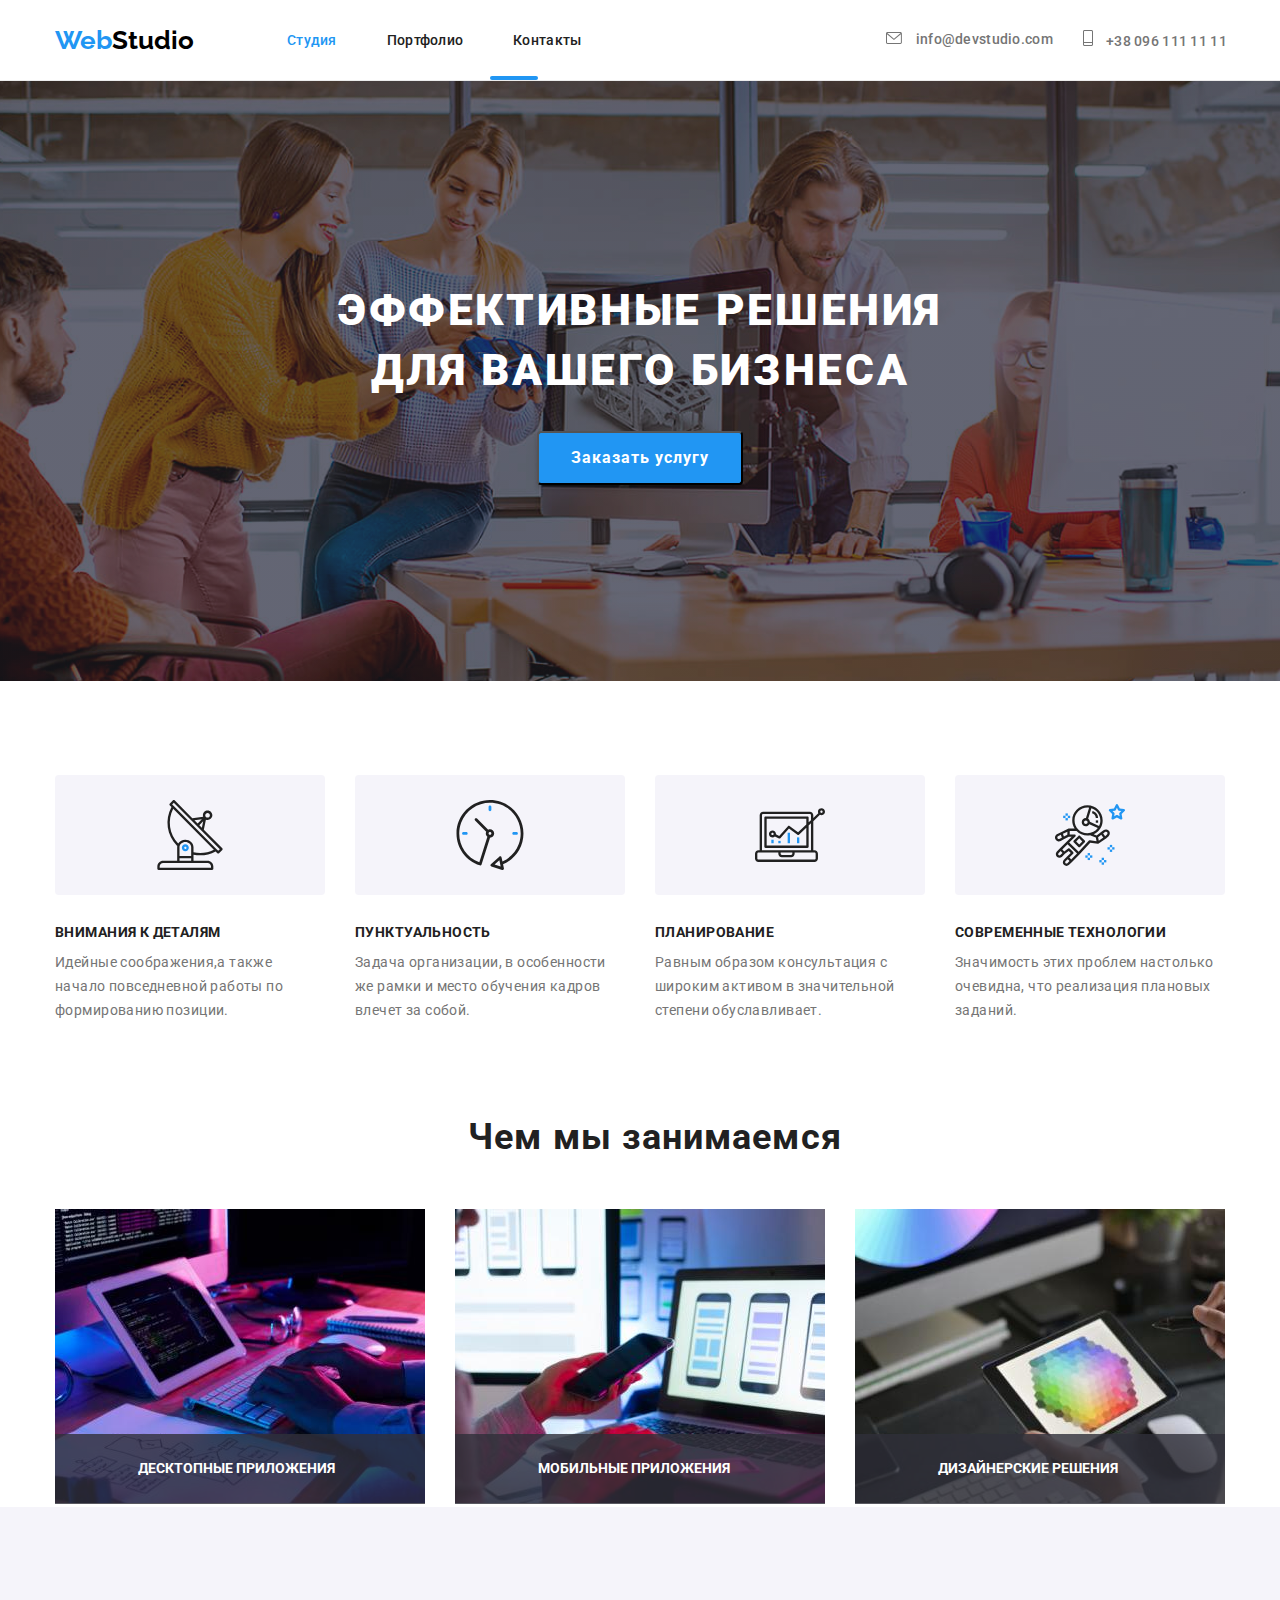
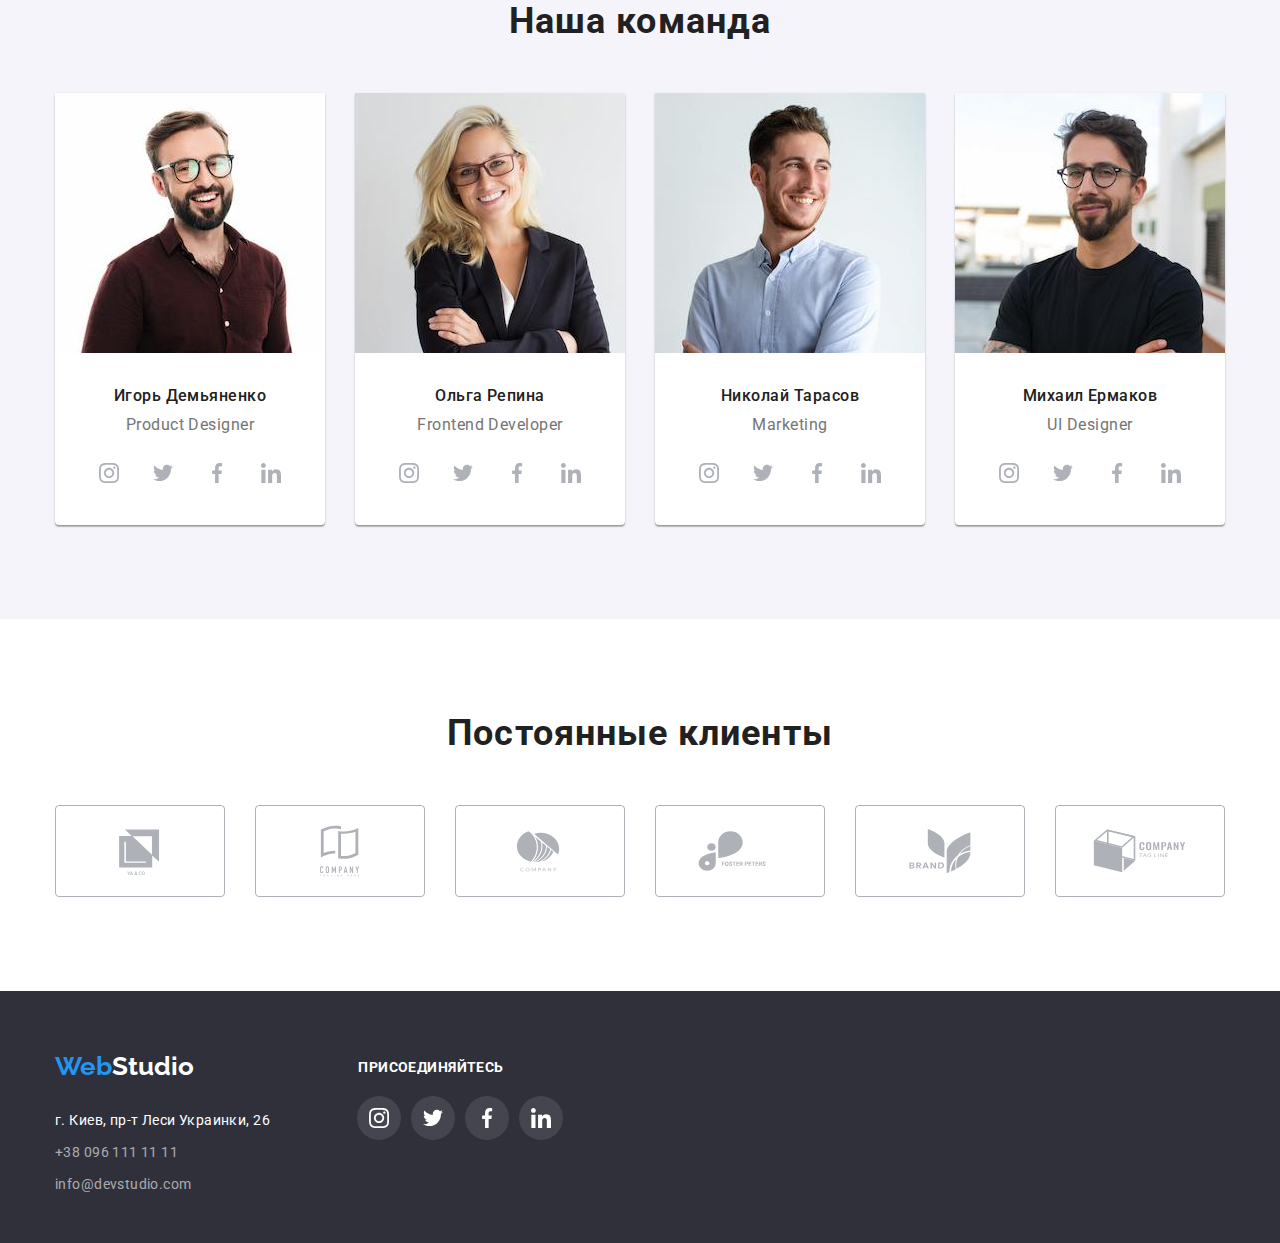
<file: index.html>
<!DOCTYPE html>
<html lang="ru">
<head>
    <link rel="stylesheet" href="https://cdnjs.cloudflare.com/ajax/libs/modern-normalize/1.1.0/modern-normalize.min.css" integrity="sha512-wpPYUAdjBVSE4KJnH1VR1HeZfpl1ub8YT/NKx4PuQ5NmX2tKuGu6U/JRp5y+Y8XG2tV+wKQpNHVUX03MfMFn9Q==" crossorigin="anonymous" referrerpolicy="no-referrer" />
    <meta charset="UTF-8">
    <meta http-equiv="X-UA-Compatible" content="IE=edge">
    <meta name="viewport" content="width=device-width, initial-scale=1.0">
    <title>WebStudio</title>
    <link rel="preconnect" href="https://fonts.googleapis.com">
    <link rel="preconnect" href="https://fonts.gstatic.com" crossorigin>
    <link href="https://fonts.googleapis.com/css2?family=Raleway:wght@700&family=Roboto:wght@400;500;700;900&display=swap" rel="stylesheet">
    <link rel="stylesheet" href="https://cdnjs.cloudflare.com/ajax/libs/modern-normalize/1.1.0/modern-normalize.min.css">
    <link rel="stylesheet" href="./css/style.css">
</head>
<body>
                                    <!--Козирек-->
    <header class="header-style">
        <nav class="container-nav">
            <a href="index.html" class="logo">
            <span class="web">Web</span><span class="studio">Studio</span></a>
                <ul class="style-link list">
                    <li class="style-link-col list"><a href="index.html" class="style-link-c curent list">Студия</a></li>
                    <li class="style-link-col list"><a href="portfolio.html" class="style-link list">Портфолио</a></li>
                    <li class="style-link-col list"><a href="" class="style-link list">Контакты</a></li>
                </ul>
                <ul class="style-kontakt list">
                    <li class="style-kontakts-e">   
                        <a href="mailto:info@devstudio.com"class="style-kontakts list">
                        <svg class="social-icon-header" 
                        width="16" 
                        height="12">
                        <use href="./images/sprite.svg#icon-iconmeil"></use>
                        </svg>
                        info@devstudio.com</a></li>
                </ul>
                <ul class="style-kontakt list">
                    <li class="style-kontakts-t">
                        <a href="tel:+380961111111" class="style-kontakts list">
                            <svg class="social-icon-header" 
                            width="10" 
                            height="16">
                            <use href="./images/sprite.svg#icon-icontel"></use>
                            </svg> 
                        +38 096 111 11 11</a></li>
                </ul>
            </nav>
</header>
<main>
                                    <!--Шапка-->
<section class="zakaz-style">
            <h1 class="text-zakaz">ЭФФЕКТИВНЫЕ РЕШЕНИЯ<br>ДЛЯ ВАШЕГО БИЗНЕСА</h1>
            <button type="button" class="buttons-zakaz" data-modal-open>Заказать услугу</button>
</section>
                                    <!--Особености-->
<section class="osob-pozition">
        <div class="container">
        <ul class="conteiner-style list">
            <li class="conteiner-style-t icon-antena">
                <h3 class="style-detail">ВНИМАНИЯ К ДЕТАЛЯМ</h3>
                <p class="style-detail-info">Идейные соображения,а также<br>начало повседневной работы по<br>формированию позиции.</p>
            </li>
            <li class="conteiner-style-t icon-clock">
                <h3 class="style-detail">ПУНКТУАЛЬНОСТЬ</h3>
                <p class="style-detail-info">Задача организации, в особенности<br>же рамки и место обучения кадров<br>влечет за собой.</p>
            </li>
            <li class="conteiner-style-t icon-diagram">
                <h3 class="style-detail">ПЛАНИРОВАНИЕ</h3>
                <p class="style-detail-info">Равным образом консультация с<br>широким активом в значительной<br>степени обуславливает.</p>
            </li>
            <li class="conteiner-style-t icon-astronaut">
                <h3 class="style-detail">СОВРЕМЕННЫЕ ТЕХНОЛОГИИ</h3>
                <p class="style-detail-info">Значимость этих проблем настолько<br>очевидна, что реализация плановых<br>заданий.</p>
            </li>
        </ul>
    </div>
</section>
                                    <!--Чем мы занимаемся-->
<section class="container-work">
            <h2 class="style-work">Чем мы занимаемся</h2>
                <ul class="conteiner-style list">
            <li class="work-team">
                <img class="foto-style" src="./images/box-1.jpg"
                alt="Печатаем"
                width="370"
                height="294"
                />
                <p class="work-text">Десктопные приложения</p>
            </li>
            <li class="work-team">
                <img class="foto-style" src="./images/box-2.jpg"
                alt="Звоним"
                width="370"
                height="294"
                />
                <p class="work-text">Мобильные приложения</p>
            </li>
            <li class="work-team">
                <img class="foto-style" src="./images/box-3.jpg"
                alt="Рисуем"
                width="370"
                height="294"
                />
                <p class="work-text">Дизайнерские решения</p>
            </li>
        </ul>
</section>
                                    <!--Наша команда-->
<section class="style-team">
    <div class="container">
        <h2 class="style-team-text">Наша команда</h2>
            <ul class="style-comand list">
                <li class="back-col">
                    <img class="foto-komand" src="./images/Designer.jpg"
                    alt="Designer"
                    width="270"
                    height="260"/>
                    <h3 class="style-people">Игорь Демьяненко</h3>
                    <p class="profesion-style">Product Designer</p>
                    <ul class="master-social list social-list">
                        <li class="social-item">
                            <a href="" class="social-link">
                                <svg class="social-icon" 
                                        width="20" 
                                        height="20">
                                    <use href="./images/sprite.svg#icon-instagram"></use>
                                </svg>    
                            </a>
                        </li>
                        <li class="social-item">
                            <a href="" class="social-link">
                                <svg class="social-icon" 
                                        width="20"
                                        height="20">
                                    <use href="./images/sprite.svg#icon-twitter"></use>
                                </svg>    
                            </a>
                        </li>
                        <li class="social-item">
                            <a href="" class="social-link">
                                <svg class="social-icon" 
                                        width="20" 
                                        height="20">
                                    <use href="./images/sprite.svg#icon-facebook"></use>
                                </svg>    
                            </a>
                        </li>
                        <li class="social-item">
                            <a href="" class="social-link">
                                <svg class="social-icon" 
                                        width="20" 
                                        height="20">
                                    <use href="./images/sprite.svg#icon-linkedin"></use>
                                </svg>    
                            </a>
                        </li>
                    </ul>
                </li>
                <li class="back-col">
                    <img class="foto-komand" src="./images/Developer.jpg"
                    alt="Developer"
                    width="270"
                    height="260"/>
                    <h3 class="style-people">Ольга Репина</h3>
                    <p class="profesion-style">Frontend Developer</p>
                    <ul class="master-social list social-list">
                        <li class="social-item">
                            <a href="" class="social-link">
                                <svg class="social-icon" 
                                        width="20" 
                                        height="20">
                                    <use href="./images/sprite.svg#icon-instagram"></use>
                                </svg>    
                            </a>
                        </li>
                        <li class="social-item">
                            <a href="" class="social-link">
                                <svg class="social-icon" 
                                        width="20"
                                        height="20">
                                    <use href="./images/sprite.svg#icon-twitter"></use>
                                </svg>    
                            </a>
                        </li>
                        <li class="social-item">
                            <a href="" class="social-link">
                                <svg class="social-icon" 
                                        width="20" 
                                        height="20">
                                    <use href="./images/sprite.svg#icon-facebook"></use>
                                </svg>    
                            </a>
                        </li>
                        <li class="social-item">
                            <a href="" class="social-link">
                                <svg class="social-icon" 
                                        width="20" 
                                        height="20">
                                    <use href="./images/sprite.svg#icon-linkedin"></use>
                                </svg>    
                            </a>
                        </li>
                    </ul>
                </li>
                <li class="back-col">
                    <img class="foto-komand" src="./images/Marketing.jpg"
                    alt="Marketing"
                    width="270"
                    height="260"/>
                    <h3 class="style-people">Николай Тарасов</h3>
                    <p class="profesion-style">Marketing</p>
                    <ul class="master-social list social-list">
                        <li class="social-item">
                            <a href="" class="social-link">
                                <svg class="social-icon" 
                                        width="20" 
                                        height="20">
                                    <use href="./images/sprite.svg#icon-instagram"></use>
                                </svg>    
                            </a>
                        </li>
                        <li class="social-item">
                            <a href="" class="social-link">
                                <svg class="social-icon" 
                                        width="20"
                                        height="20">
                                    <use href="./images/sprite.svg#icon-twitter"></use>
                                </svg>    
                            </a>
                        </li>
                        <li class="social-item">
                            <a href="" class="social-link">
                                <svg class="social-icon" 
                                        width="20" 
                                        height="20">
                                    <use href="./images/sprite.svg#icon-facebook"></use>
                                </svg>    
                            </a>
                        </li>
                        <li class="social-item">
                            <a href="" class="social-link">
                                <svg class="social-icon" 
                                        width="20" 
                                        height="20">
                                    <use href="./images/sprite.svg#icon-linkedin"></use>
                                </svg>    
                            </a>
                        </li>
                    </ul>
                </li>
                <li class="back-col">
                    <img class="foto-komand" src="./images/UI.jpg"
                    alt="UI"
                    width="270"
                    height="260"/>
                    <h3 class="style-people">Михаил Ермаков</h3>
                    <p class="profesion-style">UI Designer</p>
                    <ul class="master-social list social-list">
                        <li class="social-item">
                            <a href="" class="social-link">
                                <svg class="social-icon" 
                                        width="20" 
                                        height="20">
                                    <use href="./images/sprite.svg#icon-instagram"></use>
                                </svg>    
                            </a>
                        </li>
                        <li class="social-item">
                            <a href="" class="social-link">
                                <svg class="social-icon" 
                                        width="20"
                                        height="20">
                                    <use href="./images/sprite.svg#icon-twitter"></use>
                                </svg>    
                            </a>
                        </li>
                        <li class="social-item">
                            <a href="" class="social-link">
                                <svg class="social-icon" 
                                        width="20" 
                                        height="20">
                                    <use href="./images/sprite.svg#icon-facebook"></use>
                                </svg>    
                            </a>
                        </li>
                        <li class="social-item">
                            <a href="" class="social-link">
                                <svg class="social-icon" 
                                        width="20" 
                                        height="20">
                                    <use href="./images/sprite.svg#icon-linkedin"></use>
                                </svg>    
                            </a>
                        </li>
                    </ul>
                </li>
            </ul>
        </div>
</section>
                                    <!-- Постоянные клиенты -->
<section class="section">
    <div class="container">
        <h2 class="style-client-text">Постоянные клиенты</h2>
        <ul class="client-pozition">
            <li class="client-item list">
                <a href="" class="client-link">
                    <svg class="social-icon-client">
                        <use href="./images/sprite.svg#icon-logoya"
                        whidth="106"
                        height="60"
                        ></use>
                    </svg> 
                </a>   
            </li>
            <li class="client-item list">
                <a href=""  class="client-link">
                    <svg class="social-icon-client">
                        <use href="./images/sprite.svg#icon-logocom"
                        whidth="106"
                        height="60"
                        ></use>
                    </svg>   
                </a> 
            </li>
            <li class="client-item list">
                <a href="" class="client-link">
                    <svg class="social-icon-client">
                        <use href="./images/sprite.svg#icon-logocomp"
                        whidth="106"
                        height="60"
                        ></use>
                    </svg>
                </a>    
            </li>
            <li class="client-item list">
                <a href="" class="client-link">
                    <svg class="social-icon-client">
                        <use href="./images/sprite.svg#icon-Logo-3"
                        whidth="106"
                        height="60"
                        ></use>
                    </svg>
                </a>    
            </li>
            <li class="client-item list">
                <a href="" class="client-link">
                    <svg class="social-icon-client">
                        <use href="./images/sprite.svg#icon-logobrand"
                        whidth="106"
                        height="60"
                        ></use>
                    </svg>
                </a>    
            </li>
            <li class="client-item list">
                <a href="" class="client-link">
                    <svg class="social-icon-client">
                        <use href="./images/sprite.svg#icon-logoco"
                        whidth="106"
                        height="60""
                        ></use>
                    </svg>
                </a>    
            </li>
        </ul>
    </div>
</section>
    </main>
                                    <!-- Footer -->
<footer class="footer-style">
                <div class="container footer-logo">
                    <a href="index.html" class="logo-f">
                    <span class="web">Web</span><span class="studio-footer">Studio</span></a>
                    </a>
                    <address class="adres-footer">
                    <a class="footer-adress list" href="https://www.google.com/maps/place/%D0%B1%D1%83%D0%BB.+%D0%9B%D0%B5%D1%81%D0%B8+%D0%A3%D0%BA%D1%80%D0%B0%D0%B8%D0%BD%D0%BA%D0%B8,+26,+%D0%9A%D0%B8%D0%B5%D0%B2,+02000/@50.4265807,30.5361971,17z/data=!3m1!4b1!4m5!3m4!1s0x40d4cf0e033ecbe9:0x57a4dffefec77da0!8m2!3d50.4265807!4d30.5383858?hl=ru">
                    г. Киев, пр-т Леси Украинки, 26</a>
                    <ul class="list">
                        <li><a class="footer-kontakt list" href="tel:+380961111111">+38 096 111 11 11</a></li>
                        <li><a class="footer-kontakt list" href="mailto:info@devstudio.com">info@devstudio.com</a></li>
                    </ul>
                    <div class="footer-social-link">
                                <h3 class="footer-list-text list">ПРИСОЕДИНЯЙТЕСЬ</h3>
                        <ul class="footer-social list footer-list">
                            <li class="footer-item">
                                <a href="" class="footer-link">
                                    <svg class="footer-icon" 
                                    width="20" 
                                    height="20">
                                    <use href="./images/sprite.svg#icon-instagram"></use>
                                </svg>    
                            </a>
                        </li>
                        <ul class="footer-social list footer-list">
                            <li class="footer-item">
                                <a href="" class="footer-link">
                                    <svg class="footer-icon" 
                                    width="20" 
                                    height="20">
                                    <use href="./images/sprite.svg#icon-twitter"></use>
                                    </svg>    
                                </a>
                            </li>
                            <ul class="footer-social list footer-list">
                                <li class="footer-item">
                                <a href="" class="footer-link">
                                    <svg class="footer-icon" 
                                        width="20" 
                                        height="20">
                                        <use href="./images/sprite.svg#icon-facebook"></use>
                                        </svg>    
                                    </a>
                            </li>
                            <ul class="footer-social list footer-list">
                            <li class="footer-item">
                                <a href="" class="footer-link">
                                    <svg class="footer-icon" 
                                        width="20" 
                                        height="20">
                                        <use href="./images/sprite.svg#icon-linkedin"></use>
                                        </svg>    
                                        </a>
                                    </li>
                                </div>
                    </address>
                </div>
        </footer>
</body>
<div class="backdrop is-hidden" data-modal>
    <div class="modal">
            <button type="button" class="modal-btn" data-modal-close>
                <svg class="modal-close-icon" 
                width="18" 
                height="18">
                <use href="./images/sprite.svg#icon-closemodal"></use>
                </svg> 
            </button>
    </div>
</div>
<script src="./js/modal.js"></script>
</html>
</file>
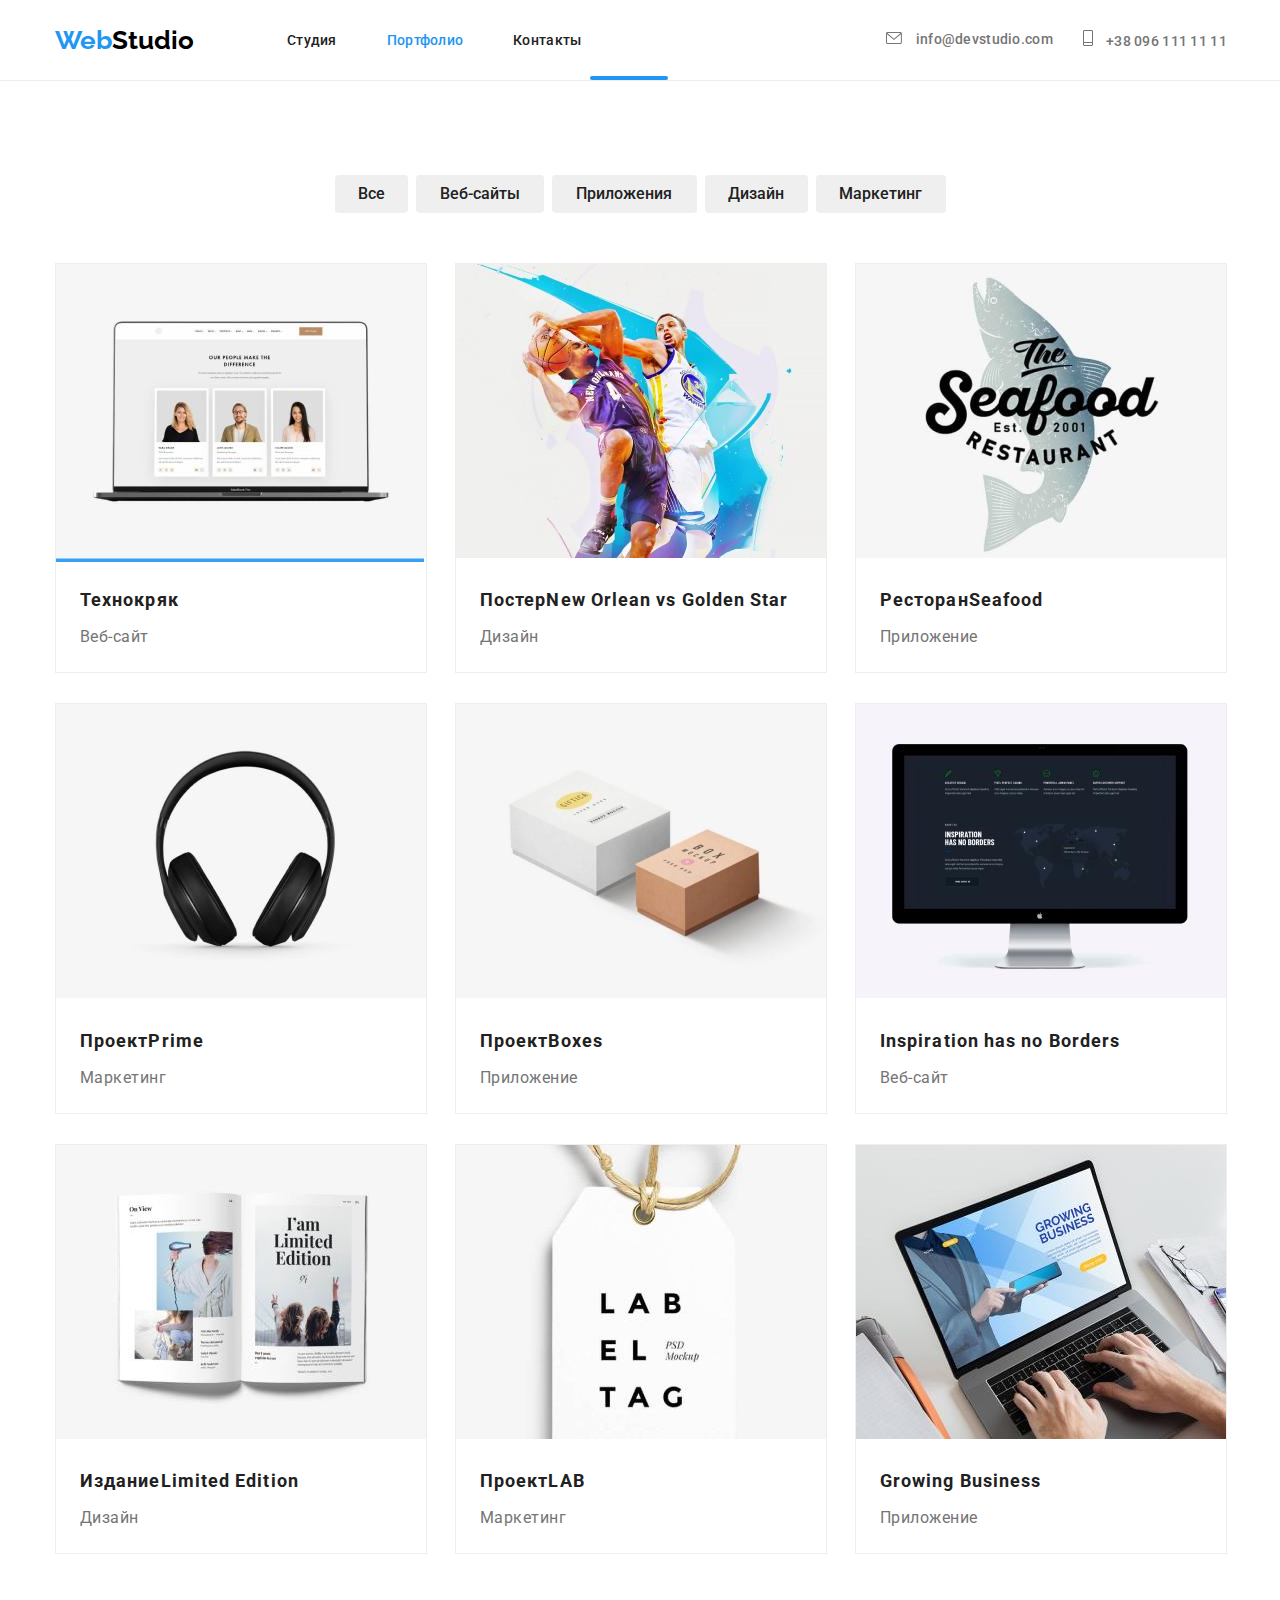
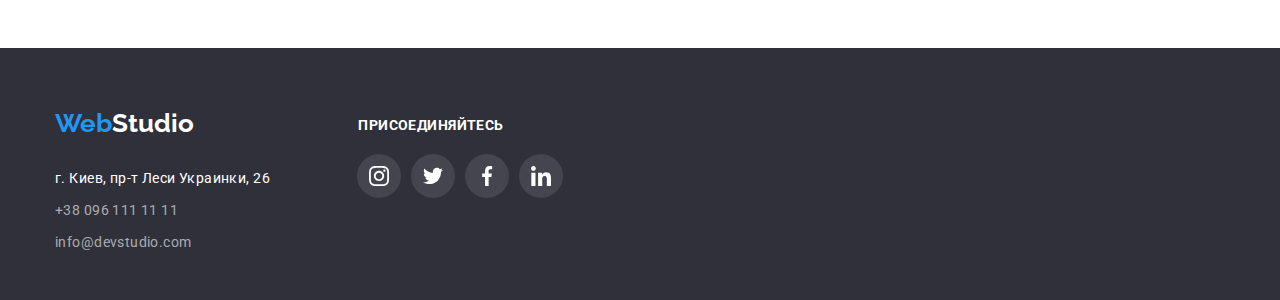
<file: portfolio.html>
<!DOCTYPE html>
<html lang="en">
<head>
    <link rel="stylesheet" href="https://cdnjs.cloudflare.com/ajax/libs/modern-normalize/1.1.0/modern-normalize.min.css" integrity="sha512-wpPYUAdjBVSE4KJnH1VR1HeZfpl1ub8YT/NKx4PuQ5NmX2tKuGu6U/JRp5y+Y8XG2tV+wKQpNHVUX03MfMFn9Q==" crossorigin="anonymous" referrerpolicy="no-referrer" />
    <meta charset="UTF-8">
    <meta http-equiv="X-UA-Compatible" content="IE=edge">
    <meta name="viewport" content="width=device-width, initial-scale=1.0">
    <title>Портфолио</title>
    <link rel="preconnect" href="https://fonts.googleapis.com">
    <link rel="preconnect" href="https://fonts.gstatic.com" crossorigin>
    <link href="https://fonts.googleapis.com/css2?family=Raleway:wght@700&family=Roboto:wght@400;500;700;900&display=swap" rel="stylesheet">
    <link rel="stylesheet" href="https://cdnjs.cloudflare.com/ajax/libs/modern-normalize/1.1.0/modern-normalize.min.css">
    <link rel="stylesheet" href="./css/style.css">
</head>
<body>
    <header class="header-style">
            <nav class="container-nav">
                <a href="index.html" class="logo">
                    <span class="web">Web</span><span class="studio">Studio</span></a>
                <ul class="style-link list">
                    <li class="style-link-col list"><a class="style-link list" href="index.html">Студия</a></li>
                    <li class="style-link-col list"><a class="style-link-p curent list" href="portfolio.html">Портфолио</a></li>
                    <li class="style-link-col list"><a class="style-link list" href="">Контакты</a></li>
                </ul>
                <ul class="style-kontakt list">
                    <li class="style-kontakts-e">   
                        <a href="mailto:info@devstudio.com" class="style-kontakts list">
                        <svg class="social-icon-header" 
                        width="16" 
                        height="12">
                        <use href="./images/sprite.svg#icon-iconmeil"></use>
                        </svg>
                        info@devstudio.com</a></li>
                </ul>
                <ul class="style-kontakt list">
                    <li class="style-kontakts-t">
                        <a href="tel:+380961111111" class="style-kontakts list">
                            <svg class="social-icon-header" 
                            width="10" 
                            height="16">
                            <use href="./images/sprite.svg#icon-icontel"></use>
                            </svg> 
                        +38 096 111 11 11</a></li>
                </ul>
            </nav>
    </header>
    <main>
        <section class="container">
            <div class="container-potf-btn">
            <ul class="btn-por list">
                    <li class="button-style-portf"><button type="button" class="button-portfo-1">Все</button></li>
                    <li class="button-style-portf"><button type="button" class="button-portfo-2">Веб-сайты</button></li>
                    <li class="button-style-portf"><button type="button" class="button-portfo-3">Приложения</button></li>
                    <li class="button-style-portf"><button type="button" class="button-portfo-4">Дизайн</button></li>
                    <li class="button-style-portf"><button type="button" class="button-portfo-5">Маркетинг</button></li>
            </ul>
            </div>
            <ul class="conteiner-style-portf">
                    <li class="foto-porto-style list">
                        <div class="text-card-pozition">
                            <img src="./images/notebok.jpg"
                            alt="notebok"
                            width="370"
                            height="294"/>
                            <p class="text-card">Технокряк это современная<br>площадка распространения<br>коронавируса. Компании<br>используют эту платформу для<br>цифрового шпионажа и атак на<br>защищённые сервера конкурентов.</p>
                        </div>
                        <div class="style-portf-text">
                            <h3 class="style-text-detail">Технокряк</h3>
                            <p class="style-text-detail-info">Веб-сайт</p>
                        </div>
                    </li>
                    <li class="foto-porto-style list">
                        <img src="./images/poster.jpg"
                        alt="poster"
                        width="370"
                        height="294"/>
                        <div class="style-portf-text">
                        <h3 class="style-text-detail">Постер<span lang="en">New Orlean vs Golden Star</span></h3>
                        <p class="style-text-detail-info">Дизайн</p>
                    </div>
                    </li>
                    <li class="foto-porto-style list">
                        <img src="./images/restoran.jpg"
                        alt="restoran"
                        width="370"
                        height="294"/>
                        <div class="style-portf-text">
                        <h3 class="style-text-detail">Ресторан<span lang="en">Seafood</span></h3>
                        <p class="style-text-detail-info">Приложение</p>
                        </div>
                    </li>
                    <li class="foto-porto-style list">
                        <img src="./images/headphone.jpg"
                        alt="headphone"
                        width="370"
                        height="294"/>
                        <div class="style-portf-text">
                        <h3 class="style-text-detail">Проект<span lang="en">Prime</span></h3>
                        <p class="style-text-detail-info">Маркетинг</p>
                        </div>
                    </li>
                    <li class="foto-porto-style list">
                        <img src="./images/boxes.jpg"
                        alt="boxes"
                        width="370"
                        height="294"/>
                        <div class="style-portf-text">
                        <h3 class="style-text-detail">Проект<span lang="en">Boxes</span></h3>
                        <p class="style-text-detail-info">Приложение</p>
                        </div>
                    </li>
                    <li class="foto-porto-style list">
                        <img src="./images/screen.jpg"
                        alt="screen"
                        width="370"
                        height="294"/>
                        <div class="style-portf-text">
                        <h3 class="style-text-detail">Inspiration has no Borders</h3>
                        <p class="style-text-detail-info">Веб-сайт</p>
                        </div>
                    </li>
                    <li class="foto-porto-style list">
                        <img src="./images/newspaper.jpg"
                        alt="newspaper"
                        width="370"
                        height="294"/>
                        <div class="style-portf-text">
                        <h3 class="style-text-detail">Издание<span lang="en">Limited Edition</span></h3>
                        <p class="style-text-detail-info">Дизайн</p>
                        </div>
                    </li>
                    <li class="foto-porto-style list">
                        <img src="./images/label.jpg"
                        alt="label"
                        width="370"
                        height="294"/>
                        <div class="style-portf-text">
                        <h3 class="style-text-detail">Проект<span lang="en">LAB</span></h3>
                        <p class="style-text-detail-info">Маркетинг</p>
                        </div>
                    </li>
                    <li class="foto-porto-style list">
                        <img src="./images/growing-business.jpg"
                        alt="growing-business"
                        width="370"
                        height="294"/>
                        <div class="style-portf-text">
                        <h3 class="style-text-detail">Growing Business</h3>
                        <p class="style-text-detail-info">Приложение</p>
                        </div>
                    </li>
                </ul>
        </section>
    </main>
                            <!-- Footer portf -->
<footer class="footer-style">
    <div class="container footer-logo">
    <a href="index.html" class="logo-f">
    <span class="web">Web</span><span class="studio-footer">Studio</span></a>
    </a>
            <address class="adres-footer">
            <a class="footer-adress list" href="https://www.google.com/maps/place/%D0%B1%D1%83%D0%BB.+%D0%9B%D0%B5%D1%81%D0%B8+%D0%A3%D0%BA%D1%80%D0%B0%D0%B8%D0%BD%D0%BA%D0%B8,+26,+%D0%9A%D0%B8%D0%B5%D0%B2,+02000/@50.4265807,30.5361971,17z/data=!3m1!4b1!4m5!3m4!1s0x40d4cf0e033ecbe9:0x57a4dffefec77da0!8m2!3d50.4265807!4d30.5383858?hl=ru">
            г. Киев, пр-т Леси Украинки, 26</a>
            <ul class="list">
            <li><a class="footer-kontakt list" href="tel:+380961111111">+38 096 111 11 11</a></li>
            <li><a class="footer-kontakt list" href="mailto:info@devstudio.com">info@devstudio.com</a></li>
            </ul>
            <div class="footer-social-link">
            <h3 class="footer-list-text list">ПРИСОЕДИНЯЙТЕСЬ</h3>
                <ul class="footer-social list footer-list">
                    <li class="footer-item">
                    <a href="" class="footer-link">
                        <svg class="footer-icon" 
                        width="20" 
                        height="20">
                        <use href="./images/sprite.svg#icon-instagram"></use>
                        </svg>    
                    </a>
                    </li>
                <ul class="footer-social list footer-list">
                    <li class="footer-item">
                        <a href="" class="footer-link">
                        <svg class="footer-icon" 
                        width="20" 
                        height="20">
                        <use href="./images/sprite.svg#icon-twitter"></use>
                        </svg>    
                        </a>
                    </li>
                <ul class="footer-social list footer-list">
                    <li class="footer-item">
                        <a href="" class="footer-link">
                        <svg class="footer-icon" 
                        width="20" 
                        height="20">
                        <use href="./images/sprite.svg#icon-facebook"></use>
                        </svg>    
                        </a>
                    </li>
                <ul class="footer-social list footer-list">
                    <li class="footer-item">
                        <a href="" class="footer-link">
                        <svg class="footer-icon" 
                        width="20" 
                        height="20">
                        <use href="./images/sprite.svg#icon-linkedin"></use>
                        </svg>    
                        </a>
                    </li>
            </div>
                </div>
            </address>              
</footer>
    </body>
</html>
</file>
<file: css/style.css>
.body{
    font-family: 'Roboto', sans-serif;
}
.visually-hidden {
    position: absolute;
    white-space: nowrap;
    width: 1px;
    height: 1px;
    overflow: hidden;
    border: 0;
    padding: 0;
    clip: rect(0 0 0 0);
    clip-path: inset(50%);
    margin: -1px;
}
.p,h1,h2,h3,h4{
    margin: 0px;
}
.container-nav{
    width: 1200px;
    height: 80px;
    margin: 0 auto;
    padding-left: 15px;
    display: flex;
    align-items: center;
}
.container{
    width: 1200px;
    margin: 0 auto;
    padding-left: 15px;
    padding-right: 15px;
}
.container-work{
    width: 1200px;
    margin: 0 auto;
    padding-left: 15px;
    padding-right: 15px;
}
.conteiner-style{
    width: 1200px;
    display: flex;
}
.container-potf-btn{
    display: flex;
    justify-content: center;
    padding-top: 94px;
    padding-bottom: 50px;
}
.container-portf-card{
    width: 1200px;
    margin: 0 auto;
    padding-left: 15px;
    padding-right: 15px;
    }
.conteiner-style-portf{
    display: flex;
    flex-wrap: wrap;
    margin: 0px;
    padding: 0px;
    padding-bottom: 94px;
    margin-bottom: -30px;
    margin-right: -30px;
}

        /* header */
.header-style{
    background-color :#ffffff;
    border-bottom: 1px solid #ECECEC;
}
.logo{
    font-family: 'Raleway';
    font-style: normal;
    font-weight: 700;
    font-size: 26px;
    line-height: 1.19;
    font-weight: 700;
    text-decoration:none;
    margin-right: 93px;
    }
.web{
    color: #2196F3;
    font-family: 'Raleway';
    font-style: normal;
    font-weight: 700;
    font-size: 26px;
    line-height: 1.19;
}
.studio {
    color: #000;
    font-family: 'Raleway';
    font-style: normal;
    font-weight: 700;
    font-size: 26px;
    line-height: 1.19;
}
.style-link{
    color: #212121;
    font-family: 'Roboto';
    font-style: normal;
    font-weight: 500;
    font-size: 14px;
    line-height: 1.33;
    letter-spacing: 0.02em;
    display: flex;
    margin-right: 50px;
    transition: color 250ms cubic-bezier(0.4, 0, 0.2, 1);
}
.style-link:hover{
    color: #2196F3;
}
.style-link:focus{
    color: #2196F3;
}
.style-link-c{
    color: #2196F3;
}
.style-link-c.curent::after{
    content: '';
    position: absolute;
    width: 48px;
    height: 4px;
    left: 490px;
    top: 76px;
    background: #2196F3;
    border-radius: 2px;
}
.style-link-p{
    color: #2196F3;
}
.style-link-p.curent::after{
    content: '';
    position: absolute;
    width: 78px;
    height: 4px;
    left: 590px;
    top: 76px;
    background: #2196F3;
    border-radius: 2px;
}
.list{
    text-decoration:none;
    list-style:none;
    padding: 0px;
    margin: 0px;
}
.style-kontakt{
    font-family: 'Roboto';
    font-style: normal;
    font-weight: 500;
    font-size: 14px;
    line-height: 1.14;
    letter-spacing: 0.02em;
    text-decoration:none;
    color:#757575;
    display:flex;
    margin: 0px;
    padding: 0px;
}
.style-kontakts{
    color:#757575;
    transition: color 250ms cubic-bezier(0.4, 0, 0.2, 1);
}
.style-kontakts-t{
    display: block;
    margin-left: 30px;
}
.style-kontakts-e{
    display: block;
    margin-left: 305px;
}
.style-kontakts:hover,
.style-kontakts:focus{
    color: #2196f3;
}
.social-icon-header{
    margin-right: 10px;
    fill: #757575;
    transition: color 250ms cubic-bezier(0.4, 0, 0.2, 1);
}
.style-kontakts:hover .social-icon-header,
.style-kontakts:focus .social-icon-header {
    border-color: #2196F3;
    fill: #2196F3;
}
.social-icon-header:focus,
.social-icon-header:hover{
    border-color: #2196F3;
    fill: #2196F3;
    cursor: pointer;
}
            /* Shapka */
.zakaz-style{
    background-image: linear-gradient( to right, rgba(47, 48, 58, 0.4), rgba(47, 48, 58, 0.4) ), url(../svg/fonzag.svg);
    background-repeat: no-repeat;
    background-size: cover;
    background-position: center;
    height: 600px;
    margin-left: 0px;
    margin-right: 0px;
    text-align: center;
    padding-top: 200px;
    padding-bottom: 200px;
}
.text-zakaz{
    color:#FFFFFF;
    font-family: 'Roboto';
    font-style: normal;
    font-weight: 900;
    font-size: 44px;
    line-height: 1.36;
    letter-spacing: 0.06em;
    margin-top: 0px;
    margin-bottom: 30px;
    text-align: center;
}
.buttons-zakaz{
    color: #FFFFFF;
    background-color:#2196F3;
    font-family: 'Roboto';
    font-style: normal;
    font-weight: 700;
    font-size: 16px;
    line-height: 1.87;
    letter-spacing: 0.06em;
    padding: 10px 32px;
    box-shadow: 0px 4px 4px rgba(0, 0, 0, 0.15);
    border-radius: 4px;
    cursor: pointer;
}
             /* Особености */
.osob-pozition{
    padding-top: 94px;
}

.conteiner-style-t {
    width: 270px; 
    margin-right: 30px;
}
.conteiner-style-t::before{
    display:block;
    content: '';
    height: 120px;
    background-repeat: no-repeat;
    background-color: #F5F4FA;
    border-radius: 4px;
}
.icon-antena::before{
    background-image: url(../svg/antenna.svg);
    background-position: center;
}
.icon-clock::before{
    background-image: url(../svg/clock.svg);
    background-position: center;
}
.icon-diagram::before{
    background-image: url(../svg/diagram.svg);
    background-position: center;
}
.icon-astronaut::before{
    background-image: url(../svg/astronaut.svg);
    background-position: center;
}
.style-detail{
    color: #212121;
    font-family: 'Roboto';
    font-style: normal;
    font-weight: 700;
    font-size: 14px;
    line-height: 1.14;
    letter-spacing: 0.03em;
    margin-top: 30px;
    margin-bottom: 10px;
}
.style-detail-info{
    color: #757575;
    font-family: 'Roboto';
    font-style: normal;
    font-weight: 400;
    font-size: 14px;
    line-height: 1.71;
    letter-spacing: 0.03em;
    margin: 0px;
}
        /* Чем мы занимаемся */

.style-work{
    color: #212121;
    font-family: 'Roboto';
    font-style: normal;
    font-weight: 700;
    font-size: 36px;
    line-height: 1.16;
    letter-spacing: 0.03em;
    margin-bottom: 50px;
    margin-top: 0px;
    text-align: center;
    width: 1200px;
    padding-top: 94px;
}
.foto-style{
    margin-right: 30px;
}
.work-team{
    position: relative;
}
.work-text{
    position: absolute;
    bottom: 0px;
    left: 0px;
    font-family: 'Roboto';
    font-style: normal;
    font-weight: 700;
    font-size: 14px;
    line-height: 1.14;
    text-transform: uppercase;
    color: #ffffff;
    background: rgba(47, 48, 58, 0.8);
    width: 370px;
    height: 70px;
    margin-top: 0px;
    margin-bottom: 3px;
    padding: 27px 83px 27px 83px;
}
            /*  Наша команда*/

.back-col{
    background: #ffffff;
    box-shadow: 0px 1px 3px rgba(0, 0, 0, 0.12), 0px 1px 1px rgba(0, 0, 0, 0.14), 0px 2px 1px rgba(0, 0, 0, 0.2);
    border-radius: 0px 0px 4px 4px;
    margin-bottom: 94px;
    margin-right: 30px; 
}
.style-team{
    background-color:#F5F4FA;
    text-align: center;
    padding-top: 94px;
}
.style-comand{
    display: inline-flex;
    justify-content: center;
    text-align: center;
}
.style-team-text{
    color: #212121;
    font-family: 'Roboto';
    font-style: normal;
    font-weight: 700;
    font-size: 36px;
    line-height: 1.16;
    letter-spacing: 0.03em;
    margin-bottom: 50px;
    text-align: center;
}
.style-people{
    color: #212121;
    font-family: 'Roboto';
    font-style: normal;
    font-weight: 500;
    font-size: 16px;
    line-height: 1.18;
    letter-spacing: 0.03em;
    margin: 0px;
    padding-bottom: 10px;
    padding-top: 30px;
    }
.profesion-style{
    color:#757575;
    font-family: 'Roboto';
    font-style: normal;
    font-weight: 400;
    font-size: 16px;
    line-height: 1.18;
    letter-spacing: 0.03em;
    margin: 0px;
    padding-bottom: 16px;
}
.social-list{
    display: flex;
    justify-content: center;
    padding-bottom: 30px;
}
.social-item{
    width: 44px;
    height: 44px;
    margin-right: 10px;
}
.social-item:last-child{
    margin-right: 0px;
}
.social-icon{
    fill: #AFB1B8;
}
.social-link{
    width: 100%;
    height: 100%;
    border-radius: 50%;
    display: flex;
    align-items: center;
    justify-content: center;
    transition: color 250ms cubic-bezier(0.4, 0, 0.2, 1), background-color 250ms cubic-bezier(0.4, 0, 0.2, 1);
}
.social-link:hover,
.social-link:focus{
    background-color: #2196F3;
}
.social-link:hover .social-icon,
.social-link:focus .social-icon {
    fill: #ffffff;
}
             /* Постоянные клиенты  */
.section{
    padding: 94px 0;
}
.style-client-text{
    color: #212121;
    font-family: 'Roboto';
    font-style: normal;
    font-weight: 700;
    font-size: 36px;
    line-height: 1.16;
    letter-spacing: 0.03em;
    margin-bottom: 0px;
    margin-top: 0px;
    margin-bottom: 50px;
    text-align: center;
}
.client-pozition{
    margin: 0px;
    padding: 0px;
    display: flex;
}
.client-item{
    width: 170px;
    height: 92px;
    display: inline-flex;
    margin-right: 30px;
}
.social-icon-client{
    width: 170px;
    height: 92px;
    fill: #AFB1B8;
    border: 1px solid #AFB1B8;
    box-sizing: border-box;
    border-radius: 4px; 
    text-align: center;
    padding-top: 16px;
    padding-bottom: 16px;
    padding-left: 32px;
    padding-right: 32px;
    cursor: pointer;
    transition: fill 250ms cubic-bezier(0.4, 0, 0.2, 1), background-color 250ms cubic-bezier(0.4, 0, 0.2, 1);
}
.client-link{
    transition: color 250ms cubic-bezier(0.4, 0, 0.2, 1), background-color 250ms cubic-bezier(0.4, 0, 0.2, 1);
}
.client-link:hover .social-icon-client,
.client-link:focus .social-icon-client {
    border-color: #2196F3;
    fill: #2196F3;
}
.social-icon-client:focus,
.social-icon-client:hover{
    border-color: #2196F3;
    fill: #2196F3;
}  
             /* footer */

.footer-logo{
    font-family: 'Raleway';
    font-style: normal;
    font-weight: 700;
    font-size: 26px;
    line-height: 1.19;
    font-weight: 700;
    text-decoration:none;
}
.logo-f{
    font-family: 'Raleway';
    font-style: normal;
    font-weight: 700;
    font-size: 26px;
    line-height: 1.19;
    font-weight: 700;
    text-decoration:none;

}
.web-footer{
    color: #2196F3;
    font-family: 'Raleway';
    font-style: normal;
    font-weight: 700;
    font-size: 26px;
    line-height: 1.19;
}
.studio-footer{
    color: #FFFFFF;
    font-family: 'Raleway';
    font-style: normal;
    font-weight: 700;
    font-size: 26px;
    line-height: 1.19;
}
.footer-style{
    height: 252px;
    background-color: rgba(47, 48, 58, 1);
    padding-top: 60px;
    padding-bottom: 60px;
}
.footer-adress{
    color: #FFFFFF;
    font-family:'Roboto';
    font-style: normal;
    font-weight: 400;
    font-size: 14px;
    line-height:1.71;
    letter-spacing: 0.03em;
}
.footer-kontakt{
    font-family:'Roboto';
    font-style: normal;
    font-weight: 400;
    font-size: 14px;
    line-height: 1.71;
    letter-spacing: 0.03em;
    color: rgba(255, 255, 255, 0.6);
    transition: color 250ms cubic-bezier(0.4, 0, 0.2, 1);
}
.footer-kontakt:hover{
    color: #2196f3;
}
.footer-kontakt:focus{
    color: #2196f3;
}
.footer-social-link{
    margin: -158px;
    padding-top: 21px;
}
.footer-list-text{
    font-family: 'Roboto';
    font-style: normal;
    font-weight: 700;
    font-size: 14px;
    line-height: 1.14;
    letter-spacing: 0.03em;
    color: #FFFFFF;
    display: flex;
    justify-content: center;
    padding-bottom: 20px;
    margin-right: 418px;
}
.footer-list{
    display: flex;
    justify-content: center;
    margin-right: 90px;
}
.footer-text-link{
    font-family: 'Roboto';
    font-style: normal;
    font-weight: 700;
    font-size: 14px;
    line-height: 1.14;
    letter-spacing: 0.03em;
    color: #FFFFFF;
    display: flex;
    justify-content: center;
    padding-top: 50px;
    margin-left: 290px;
}
.footer-item{
    width: 44px;
    height: 44px;
    margin-right: 10px;
}
.footer-item:last-child{
    margin-right: 0px;
}
.footer-icon{
    fill: #ffffff;
}
.footer-link{
    width: 100%;
    height: 100%;
    border-radius: 50%;
    display: flex;
    align-items: center;
    justify-content: center;
    background-color: rgba(255, 255, 255, 0.1);
    transition: color 250ms cubic-bezier(0.4, 0, 0.2, 1), background-color 250ms cubic-bezier(0.4, 0, 0.2, 1);
}
.footer-link:hover,
.footer-link:focus{
    background: #2196F3;
}
.footer-link:hover .social-icon,
.footer-link:focus .social-icon {
    fill: #ffffff;
}
.foter-kontakt {
    padding-top: 9px;
    padding-bottom: 9px;
}
        /* Portfolio */
.style-link-col{
    color: #2196f3;
    display: block;
    margin-right: 50px;
}
.style-link-col:last-child {
    margin: 0px;
}
.button-style-portf{
    font-family: 'Roboto';
    font-style: normal;
    font-weight: 500;
    font-size: 16px;
    line-height: 1.62;
    text-align: center;
    letter-spacing: 0.03em; 
}
.style-text-detail{
    font-family: 'Roboto';
    font-style: normal;
    font-weight: 700;
    font-size: 18px;
    line-height: 2;
    letter-spacing: 0.06em;
    color: #212121;
    margin: 0px;
    padding: 0px;
}
.style-text-detail-info{
    font-family: Roboto;
    font-style: normal;
    font-weight: 400;
    font-size: 16px;
    line-height: 1.87;
    letter-spacing: 0.03em;  
    color: #757575;
    margin:  0px;
    padding: 0px;
    padding-top: 4px;
}
.adres-footer{
    padding-top: 20px;
}
.btn-por{
    display:flex;
}
.button-portfo-1:hover,
.button-portfo-1:focus{
    background-color:#2196F3;
    color: #FFFFFF;
    box-shadow: 0px 3px 1px rgba(0, 0, 0, 0.1), 0px 1px 2px rgba(0, 0, 0, 0.08), 0px 2px 2px rgba(0, 0, 0, 0.12);
}
.button-portfo-2:hover,
.button-portfo-2:focus{
    background-color:#2196F3;
    color: #FFFFFF;
    box-shadow: 0px 3px 1px rgba(0, 0, 0, 0.1), 0px 1px 2px rgba(0, 0, 0, 0.08), 0px 2px 2px rgba(0, 0, 0, 0.12);
}
.button-portfo-3:hover,
.button-portfo-3:focus{
    background-color:#2196F3;
    color: #FFFFFF;
    box-shadow: 0px 3px 1px rgba(0, 0, 0, 0.1), 0px 1px 2px rgba(0, 0, 0, 0.08), 0px 2px 2px rgba(0, 0, 0, 0.12);
}
.button-portfo-4:hover,
.button-portfo-4:focus{
    background-color:#2196F3;
    color: #FFFFFF;
    box-shadow: 0px 3px 1px rgba(0, 0, 0, 0.1), 0px 1px 2px rgba(0, 0, 0, 0.08), 0px 2px 2px rgba(0, 0, 0, 0.12);
}
.button-portfo-5:hover,
.button-portfo-5:focus{
    background-color:#2196F3;
    color: #FFFFFF;
    box-shadow: 0px 3px 1px rgba(0, 0, 0, 0.1), 0px 1px 2px rgba(0, 0, 0, 0.08), 0px 2px 2px rgba(0, 0, 0, 0.12);
}
.button-portfo-1{
    font-family: 'Roboto';
    font-style: normal;
    font-weight: 500;
    font-size: 16px;
    line-height: 1.62;
    text-align: center;
    color: #212121;
    width: 73px;
    height: 38px;
    border: 0px;
    border-radius: 4px;
    margin-right: 8px;
    cursor: pointer;
    transition: color 250ms cubic-bezier(0.4, 0, 0.2, 1), background-color 250ms cubic-bezier(0.4, 0, 0.2, 1);
}
.button-portfo-2{
    font-family: 'Roboto';
    font-style: normal;
    font-weight: 500;
    font-size: 16px;
    line-height: 1.62;
    text-align: center;
    color: #212121;
    width: 128px;
    height: 38px;
    border: 0px;
    border-radius: 4px;
    margin-right: 8px;
    cursor: pointer;
    transition: color 250ms cubic-bezier(0.4, 0, 0.2, 1), background-color 250ms cubic-bezier(0.4, 0, 0.2, 1);
}
.button-portfo-3{
    font-family: 'Roboto';
    font-style: normal;
    font-weight: 500;
    font-size: 16px;
    line-height: 1.62;
    text-align: center;
    color: #212121;
    width:145px;
    height: 38px;
    border: 0px;
    border-radius: 4px;
    margin-right: 8px;
    cursor: pointer;
    transition: color 250ms cubic-bezier(0.4, 0, 0.2, 1), background-color 250ms cubic-bezier(0.4, 0, 0.2, 1);
}
.button-portfo-4{
    font-family: 'Roboto';
    font-style: normal;
    font-weight: 500;
    font-size: 16px;
    line-height: 1.62;
    text-align: center;
    color: #212121;
    width: 103px;
    height: 38px;
    border: 0px;
    border-radius: 4px;
    margin-right: 8px;
    cursor: pointer;
    transition: color 250ms cubic-bezier(0.4, 0, 0.2, 1), background-color 250ms cubic-bezier(0.4, 0, 0.2, 1);
}
.button-portfo-5{
    font-family: 'Roboto';
    font-style: normal;
    font-weight: 500;
    font-size: 16px;
    line-height: 1.62;
    text-align: center;
    color: #212121;
    width: 130px;
    height: 38px;
    border: 0px;
    border-radius: 4px;
    cursor: pointer;
    transition: color 250ms cubic-bezier(0.4, 0, 0.2, 1), background-color 250ms cubic-bezier(0.4, 0, 0.2, 1);
}
.foto-porto-style{
    background: #FFFFFF;
    box-sizing: border-box;
    border: 1px solid #EEEEEE;
    margin-bottom: 30px;
    margin-right: 28px;
    cursor: pointer;
}
.foto-porto-style:hover{
    box-shadow: 0px 1px 1px rgba(0, 0, 0, 0.12), 0px 4px 4px rgba(0, 0, 0, 0.06), 1px 4px 6px rgba(0, 0, 0, 0.16);
}
.foto-porto-style:hover .text-card{
    transform: translateY(0);
}
.text-card-pozition{
    position: relative;
    overflow: hidden;
}
.text-card{
    position: absolute;
    top: 0px;
    left: 0px;
    font-family: Roboto;
    font-style: normal;
    font-weight: 400;
    font-size: 18px;
    line-height: 1.56;
    letter-spacing: 0.03em;
    color: #FFFFFF;
    background: rgba(33, 150, 243, 0.9);
    margin: 0px;
    padding:  63px 24px 63px 24px;
    transform: translateY(100%);
    transition: transform 250ms linear;
}
.style-portf-text{
    padding-top: 20px;
    padding-bottom: 20px;
    padding-left: 24px;
    padding-right: 20px;
}

                /* Modalka */

.backdrop{
    width: 100vw;
    height: 100vh;
    background: rgba(0, 0, 0, 0.2);
    position: fixed;
    top: 0px;
    transition: color 250ms cubic-bezier(0.4, 0, 0.2, 1), background-color 250ms cubic-bezier(0.4, 0, 0.2, 1);
}     
.backdrop.is-hidden{
    visibility: hidden;
    opacity: 0;
    pointer-events: none;
}
.backdrop.is-hidden.modal{
    transition: color 250ms cubic-bezier(0.4, 0, 0.2, 1), background-color 250ms cubic-bezier(0.4, 0, 0.2, 1);
}
    .modal{
    position: absolute;
    width: 528px;
    height: 581px;
    background: #FFFFFF;
    box-shadow: 0px 1px 3px rgba(0, 0, 0, 0.12), 0px 1px 1px rgba(0, 0, 0, 0.14), 0px 2px 1px rgba(0, 0, 0, 0.2);
    border-radius: 4px;
    top: 50%;
    left: 17%;
    transform: translate(50%, -50%);
    transition: color 250ms cubic-bezier(0.4, 0, 0.2, 1), background-color 250ms cubic-bezier(0.4, 0, 0.2, 1);
}        
.modal-btn{
    width: 30px;
    height: 30px;
    background: #FFFFFF;
    border: 1px solid rgba(0, 0, 0, 0.1);
    box-sizing: border-box;
    border-radius: 50px;
    position: absolute;
    top: 8px;
    right: 8px;
    display: flex;
    align-items: center;
    justify-content: center;
    cursor: pointer;
}
</file>
